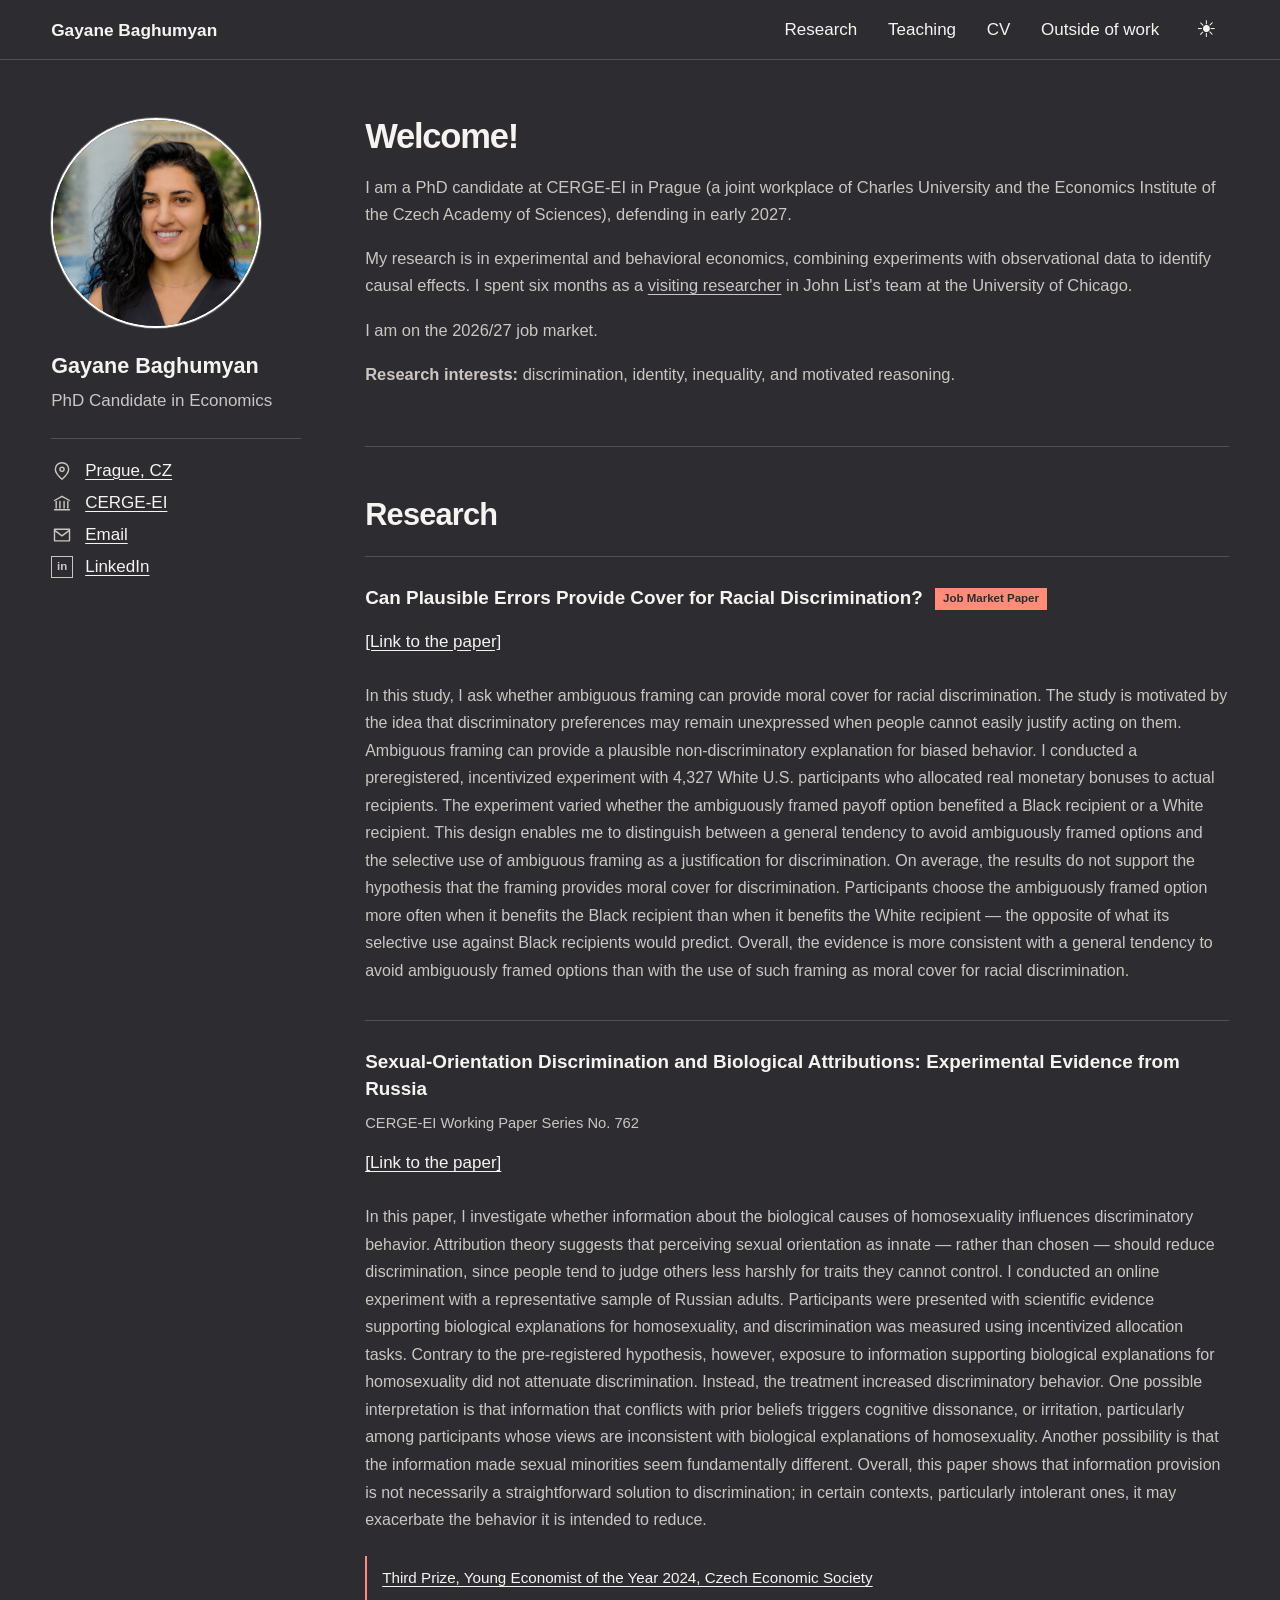
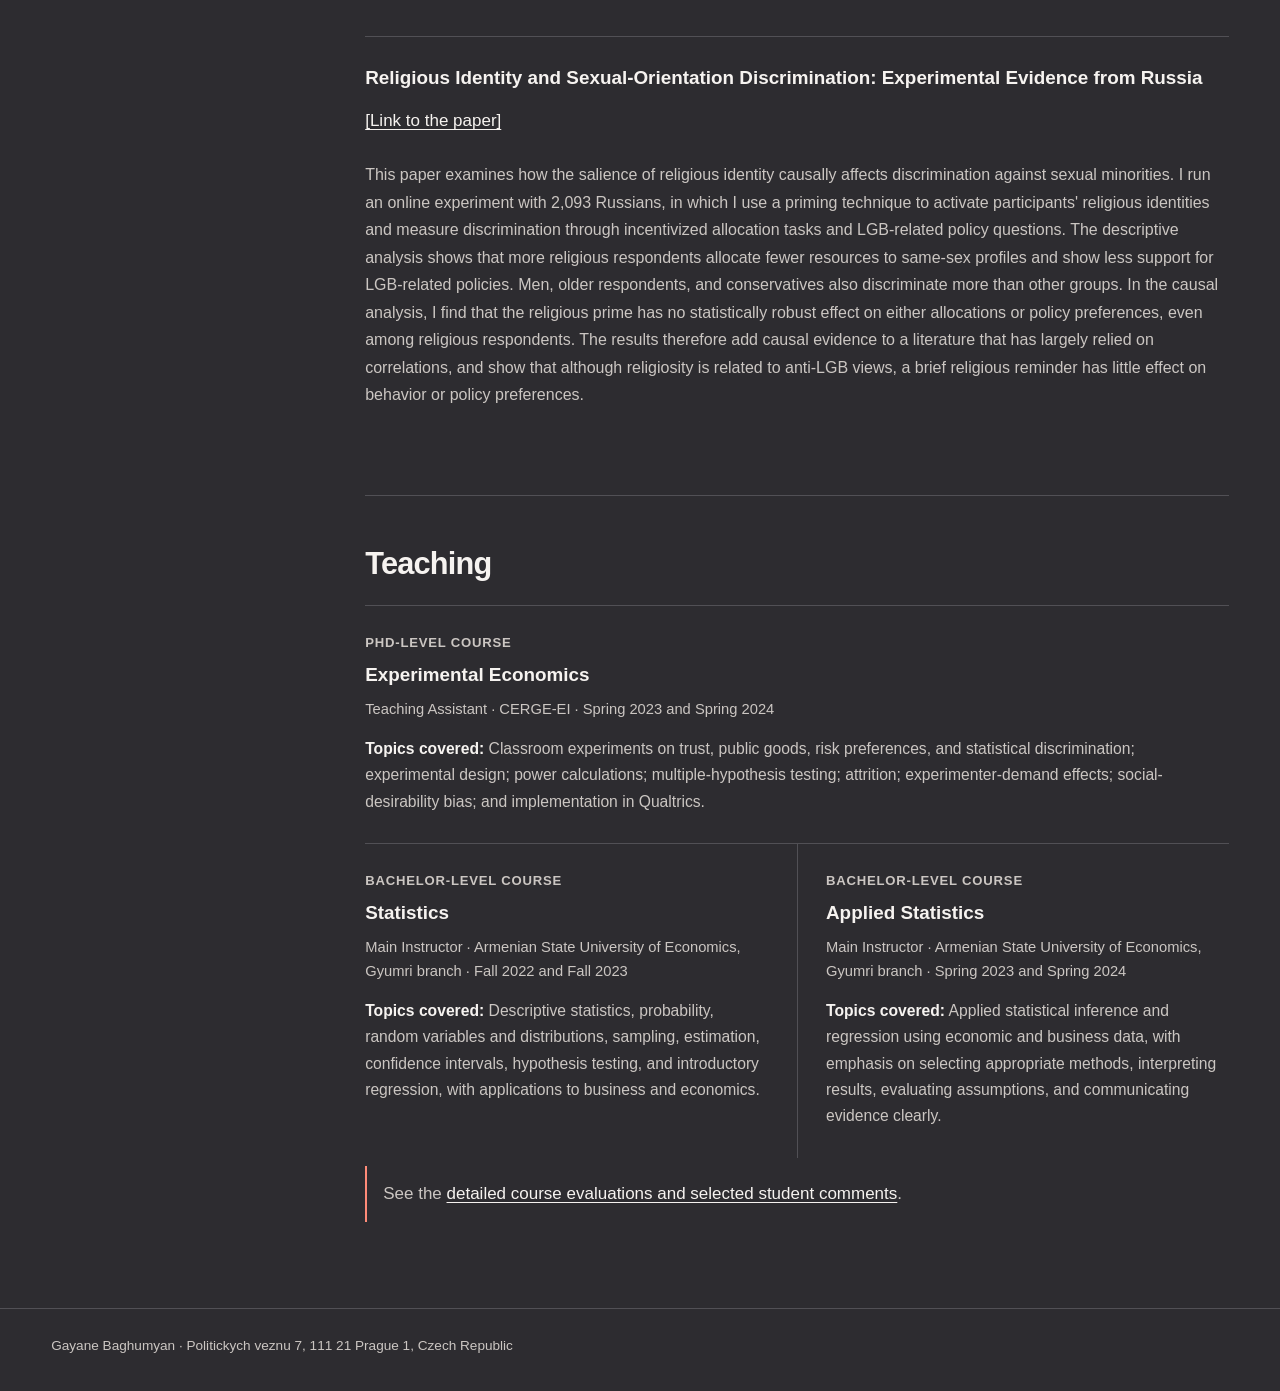
<file: index.html>
<!doctype html>
<html lang="en">
<head>
  <meta charset="utf-8">
  <meta name="viewport" content="width=device-width, initial-scale=1">
  <title>Gayane Baghumyan</title>
  <meta name="description" content="Gayane Baghumyan — PhD candidate in economics at CERGE-EI, Prague. Experimental and behavioral economics.">
  <meta name="google-site-verification" content="0dXOdMFib8gQolip0rUQmylkaSBkf9SZeHn23r_GIMQ" />
  <link rel="canonical" href="https://gayanebaghumyan.github.io/">
  <meta property="og:title" content="Gayane Baghumyan">
  <meta property="og:description" content="Gayane Baghumyan — PhD candidate in economics at CERGE-EI, Prague. Experimental and behavioral economics.">
  <meta property="og:type" content="profile">
  <meta property="og:url" content="https://gayanebaghumyan.github.io/">
  <meta property="og:image" content="https://gayanebaghumyan.github.io/assets/headshot.png">
  <link rel="icon" type="image/png" href="assets/favicon.png?v=1">
  <link rel="apple-touch-icon" href="assets/favicon.png?v=1">
  <script src="theme.js?v=1"></script>
  <link rel="stylesheet" href="style.css?v=14">
  <script src="script.js?v=3" defer></script>
  <script src="analytics.js?v=5" defer></script>
</head>
<body data-analytics-page="home">
  <a class="skip-link" href="#content">Skip to content</a>

  <div class="site-shell">
    <header class="site-header">
      <div class="header-inner">
        <a class="header-name" href="index.html" aria-label="Gayane Baghumyan — home">Gayane Baghumyan</a>

        <div class="header-actions">
          <nav aria-label="Primary navigation">
            <a href="#research" data-analytics-click="click-research">Research</a>
            <a href="#teaching" data-analytics-click="click-teaching">Teaching</a>
            <a href="cv.html" data-analytics-click="click-cv">CV</a>
            <a class="outside-work-link" href="outside-of-work.html" data-analytics-click="click-outside-work">Outside of work</a>
          </nav>

          <label class="theme-toggle" title="Toggle light and dark mode">
            <input id="theme-toggle" type="checkbox" checked aria-label="Toggle light and dark mode">
            <span class="theme-icon theme-icon-sun" aria-hidden="true">☀</span>
            <span class="theme-icon theme-icon-moon" aria-hidden="true">☾</span>
          </label>
        </div>
      </div>
    </header>

    <main id="content" class="content">
      <div class="profile-layout">
        <aside class="profile" aria-label="Profile">
          <div class="portrait-wrap">
            <img src="assets/headshot.png" alt="Portrait of Gayane Baghumyan" width="240" height="240">
          </div>

          <p class="profile-name">Gayane Baghumyan</p>
          <p class="profile-role">PhD Candidate in Economics</p>

          <div class="profile-details">
            <p class="profile-detail">
              <span class="detail-icon" aria-hidden="true">
                <svg viewBox="0 0 24 24" focusable="false">
                  <path d="M20 10c0 5-8 12-8 12S4 15 4 10a8 8 0 1 1 16 0Z"></path>
                  <circle cx="12" cy="10" r="2.5"></circle>
                </svg>
              </span>
              <button class="address-copy profile-address-copy" type="button" data-address="Politickych veznu 7, 111 21 Prague 1, Czech Republic" aria-label="Prague, CZ, copy address" aria-describedby="address-tooltip">
                Prague, CZ
                <span class="address-tooltip" id="address-tooltip" aria-live="polite">Copy address: Politickych veznu 7, 111 21 Prague 1, Czech Republic</span>
              </button>
            </p>
            <p class="profile-detail">
              <span class="detail-icon" aria-hidden="true">
                <svg viewBox="0 0 24 24" focusable="false">
                  <path d="m3 9 9-5 9 5"></path>
                  <path d="M5 10v8M9.5 10v8M14.5 10v8M19 10v8M3 20h18"></path>
                </svg>
              </span>
              <a href="https://www.cerge-ei.cz/about/cerge-ei" target="_blank" rel="noopener">CERGE-EI</a>
            </p>
            <div class="profile-detail">
              <span class="detail-icon" aria-hidden="true">
                <svg viewBox="0 0 24 24" focusable="false">
                  <rect x="3" y="5" width="18" height="14"></rect>
                  <path d="m4 7 8 6 8-6"></path>
                </svg>
              </span>
              <button class="email-copy" type="button" data-email="baghumyangayane@gmail.com" aria-describedby="email-tooltip">
                Email
                <span class="email-tooltip" id="email-tooltip" role="status">baghumyangayane@gmail.com</span>
              </button>
            </div>
            <p class="profile-detail">
              <span class="detail-mark" aria-hidden="true">in</span>
              <a href="https://www.linkedin.com/in/gayane-baghumyan/" target="_blank" rel="noopener">LinkedIn</a>
            </p>
          </div>
        </aside>

        <div class="main-column">
          <section class="welcome" aria-labelledby="page-title">
            <h1 id="page-title">Welcome!</h1>

            <p>I am a PhD candidate at CERGE-EI in Prague (a joint workplace of Charles University and the Economics Institute of the Czech Academy of Sciences), defending in early 2027.</p>

            <p>My research is in experimental and behavioral economics, combining experiments with observational data to identify causal effects. I spent six months as a <a href="https://blog.cerge-ei.cz/?p=5012" target="_blank" rel="noopener">visiting researcher</a> in John List's team at the University of Chicago.</p>

            <p>I am on the 2026/27 job market.</p>

            <p><strong>Research interests:</strong> discrimination, identity, inequality, and motivated reasoning.</p>
          </section>

          <section class="research" aria-labelledby="research">
            <h2 id="research">Research</h2>

            <article>
              <div class="paper-heading">
                <h3>Can Plausible Errors Provide Cover for Racial Discrimination? <span class="jmp-badge">Job Market Paper</span></h3>
                <div class="paper-links">
                  <a href="papers/plausible-errors.pdf?v=92b6ce6ceaa4" target="_blank" rel="noopener" data-analytics-click="click-paper-jmp">[Link to the paper]</a>
                </div>
              </div>
              <p class="abstract">In this study, I ask whether ambiguous framing can provide moral cover for racial discrimination. The study is motivated by the idea that discriminatory preferences may remain unexpressed when people cannot easily justify acting on them. Ambiguous framing can provide a plausible non-discriminatory explanation for biased behavior. I conducted a preregistered, incentivized experiment with 4,327 White U.S. participants who allocated real monetary bonuses to actual recipients. The experiment varied whether the ambiguously framed payoff option benefited a Black recipient or a White recipient. This design enables me to distinguish between a general tendency to avoid ambiguously framed options and the selective use of ambiguous framing as a justification for discrimination. On average, the results do not support the hypothesis that the framing provides moral cover for discrimination. Participants choose the ambiguously framed option more often when it benefits the Black recipient than when it benefits the White recipient — the opposite of what its selective use against Black recipients would predict. Overall, the evidence is more consistent with a general tendency to avoid ambiguously framed options than with the use of such framing as moral cover for racial discrimination.</p>
            </article>

            <article>
              <div class="paper-heading">
                <h3>Sexual-Orientation Discrimination and Biological Attributions: Experimental Evidence from Russia</h3>
                <p class="paper-status">CERGE-EI Working Paper Series No. 762</p>
                <div class="paper-links">
                  <a href="https://ssrn.com/abstract=4547312" target="_blank" rel="noopener">[Link to the paper]</a>
                </div>
              </div>
              <p class="abstract">In this paper, I investigate whether information about the biological causes of homosexuality influences discriminatory behavior. Attribution theory suggests that perceiving sexual orientation as innate — rather than chosen — should reduce discrimination, since people tend to judge others less harshly for traits they cannot control. I conducted an online experiment with a representative sample of Russian adults. Participants were presented with scientific evidence supporting biological explanations for homosexuality, and discrimination was measured using incentivized allocation tasks. Contrary to the pre-registered hypothesis, however, exposure to information supporting biological explanations for homosexuality did not attenuate discrimination. Instead, the treatment increased discriminatory behavior. One possible interpretation is that information that conflicts with prior beliefs triggers cognitive dissonance, or irritation, particularly among participants whose views are inconsistent with biological explanations of homosexuality. Another possibility is that the information made sexual minorities seem fundamentally different. Overall, this paper shows that information provision is not necessarily a straightforward solution to discrimination; in certain contexts, particularly intolerant ones, it may exacerbate the behavior it is intended to reduce.</p>
              <p class="award-line"><a href="https://www.cse.cz/en/media/czech-economic-society-has-awarded-the-young-economist-of-2024-award" target="_blank" rel="noopener">Third Prize, Young Economist of the Year 2024, Czech Economic Society</a></p>
            </article>

            <article>
              <div class="paper-heading">
                <h3>Religious Identity and Sexual-Orientation Discrimination: Experimental Evidence from Russia</h3>
                <div class="paper-links">
                  <a href="assets/papers/rel_identity_discrimination.pdf" target="_blank" rel="noopener">[Link to the paper]</a>
                </div>
              </div>
              <p class="abstract">This paper examines how the salience of religious identity causally affects discrimination against sexual minorities. I run an online experiment with 2,093 Russians, in which I use a priming technique to activate participants' religious identities and measure discrimination through incentivized allocation tasks and LGB-related policy questions. The descriptive analysis shows that more religious respondents allocate fewer resources to same-sex profiles and show less support for LGB-related policies. Men, older respondents, and conservatives also discriminate more than other groups. In the causal analysis, I find that the religious prime has no statistically robust effect on either allocations or policy preferences, even among religious respondents. The results therefore add causal evidence to a literature that has largely relied on correlations, and show that although religiosity is related to anti-LGB views, a brief religious reminder has little effect on behavior or policy preferences.</p>
            </article>
          </section>

          <section class="teaching" aria-labelledby="teaching">
            <h2 id="teaching">Teaching</h2>

            <div class="teaching-list">
              <article class="teaching-entry">
                <p class="teaching-level">PhD-level course</p>
                <h3>Experimental Economics</h3>
                <p class="teaching-meta">Teaching Assistant · CERGE-EI · Spring 2023 and Spring 2024</p>
                <p class="teaching-topics"><strong>Topics covered:</strong> Classroom experiments on trust, public goods, risk preferences, and statistical discrimination; experimental design; power calculations; multiple-hypothesis testing; attrition; experimenter-demand effects; social-desirability bias; and implementation in Qualtrics.</p>
              </article>

              <article class="teaching-entry">
                <p class="teaching-level">Bachelor-level course</p>
                <h3>Statistics</h3>
                <p class="teaching-meta">Main Instructor · Armenian State University of Economics, Gyumri branch · Fall 2022 and Fall 2023</p>
                <p class="teaching-topics"><strong>Topics covered:</strong> Descriptive statistics, probability, random variables and distributions, sampling, estimation, confidence intervals, hypothesis testing, and introductory regression, with applications to business and economics.</p>
              </article>

              <article class="teaching-entry">
                <p class="teaching-level">Bachelor-level course</p>
                <h3>Applied Statistics</h3>
                <p class="teaching-meta">Main Instructor · Armenian State University of Economics, Gyumri branch · Spring 2023 and Spring 2024</p>
                <p class="teaching-topics"><strong>Topics covered:</strong> Applied statistical inference and regression using economic and business data, with emphasis on selecting appropriate methods, interpreting results, evaluating assumptions, and communicating evidence clearly.</p>
              </article>
            </div>

            <p class="teaching-evaluations">See the <a href="assets/teaching_evals.pdf" target="_blank" rel="noopener">detailed course evaluations and selected student comments</a>.</p>
          </section>
        </div>
      </div>
    </main>

    <footer class="site-footer">
      <p>
        Gayane Baghumyan ·
        <button class="address-copy" type="button" data-address="Politickych veznu 7, 111 21 Prague 1, Czech Republic" title="Copy address">
          Politickych veznu 7, 111 21 Prague 1, Czech Republic
        </button>
        <span class="address-feedback" aria-live="polite"></span>
      </p>
    </footer>
  </div>
  <script data-goatcounter="https://gayanebaghumyan.goatcounter.com/count" data-goatcounter-settings='{"no_onload": true, "path": "/site-visit", "title": "Site visitor"}' async src="https://gc.zgo.at/count.js"></script>
</body>
</html>
</file>
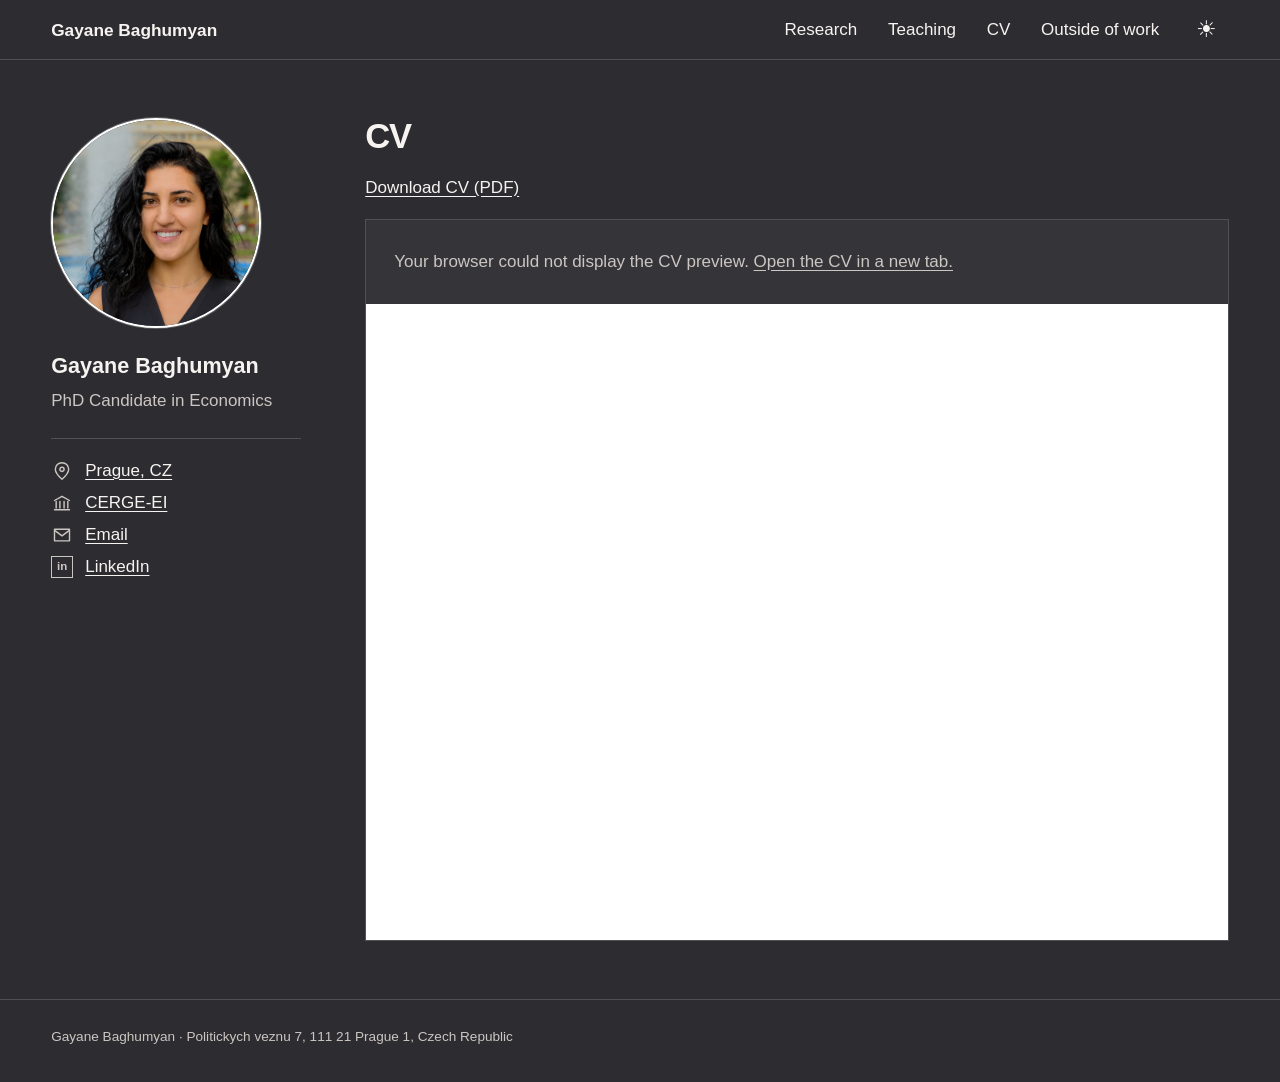
<file: cv.html>
<!doctype html>
<html lang="en">
<head>
  <meta charset="utf-8">
  <meta name="viewport" content="width=device-width, initial-scale=1">
  <title>CV — Gayane Baghumyan</title>
  <meta name="description" content="Curriculum vitae of Gayane Baghumyan, PhD candidate in economics at CERGE-EI.">
  <link rel="canonical" href="https://gayanebaghumyan.github.io/cv.html">
  <link rel="icon" type="image/png" href="assets/favicon.png?v=1">
  <link rel="apple-touch-icon" href="assets/favicon.png?v=1">
  <script src="theme.js?v=1"></script>
  <link rel="stylesheet" href="style.css?v=14">
  <script src="script.js?v=3" defer></script>
  <script src="analytics.js?v=5" defer></script>
</head>
<body data-analytics-page="cv">
  <a class="skip-link" href="#content">Skip to content</a>

  <div class="site-shell cv-page">
    <header class="site-header">
      <div class="header-inner">
        <a class="header-name" href="index.html" aria-label="Gayane Baghumyan — home">Gayane Baghumyan</a>

        <div class="header-actions">
          <nav aria-label="Primary navigation">
            <a href="index.html#research" data-analytics-click="click-research">Research</a>
            <a href="index.html#teaching" data-analytics-click="click-teaching">Teaching</a>
            <a href="cv.html" aria-current="page" data-analytics-click="click-cv">CV</a>
            <a class="outside-work-link" href="outside-of-work.html" data-analytics-click="click-outside-work">Outside of work</a>
          </nav>

          <label class="theme-toggle" title="Toggle light and dark mode">
            <input id="theme-toggle" type="checkbox" checked aria-label="Toggle light and dark mode">
            <span class="theme-icon theme-icon-sun" aria-hidden="true">☀</span>
            <span class="theme-icon theme-icon-moon" aria-hidden="true">☾</span>
          </label>
        </div>
      </div>
    </header>

    <main id="content" class="content">
      <div class="profile-layout">
        <aside class="profile" aria-label="Profile">
          <div class="portrait-wrap">
            <img src="assets/headshot.png" alt="Portrait of Gayane Baghumyan" width="240" height="240">
          </div>

          <p class="profile-name">Gayane Baghumyan</p>
          <p class="profile-role">PhD Candidate in Economics</p>

          <div class="profile-details">
            <p class="profile-detail">
              <span class="detail-icon" aria-hidden="true">
                <svg viewBox="0 0 24 24" focusable="false">
                  <path d="M20 10c0 5-8 12-8 12S4 15 4 10a8 8 0 1 1 16 0Z"></path>
                  <circle cx="12" cy="10" r="2.5"></circle>
                </svg>
              </span>
              <button class="address-copy profile-address-copy" type="button" data-address="Politickych veznu 7, 111 21 Prague 1, Czech Republic" aria-label="Prague, CZ, copy address" aria-describedby="address-tooltip">
                Prague, CZ
                <span class="address-tooltip" id="address-tooltip" aria-live="polite">Copy address: Politickych veznu 7, 111 21 Prague 1, Czech Republic</span>
              </button>
            </p>
            <p class="profile-detail">
              <span class="detail-icon" aria-hidden="true">
                <svg viewBox="0 0 24 24" focusable="false">
                  <path d="m3 9 9-5 9 5"></path>
                  <path d="M5 10v8M9.5 10v8M14.5 10v8M19 10v8M3 20h18"></path>
                </svg>
              </span>
              <a href="https://www.cerge-ei.cz/about/cerge-ei" target="_blank" rel="noopener">CERGE-EI</a>
            </p>
            <div class="profile-detail">
              <span class="detail-icon" aria-hidden="true">
                <svg viewBox="0 0 24 24" focusable="false">
                  <rect x="3" y="5" width="18" height="14"></rect>
                  <path d="m4 7 8 6 8-6"></path>
                </svg>
              </span>
              <button class="email-copy" type="button" data-email="baghumyangayane@gmail.com" aria-describedby="email-tooltip">
                Email
                <span class="email-tooltip" id="email-tooltip" role="status">baghumyangayane@gmail.com</span>
              </button>
            </div>
            <p class="profile-detail">
              <span class="detail-mark" aria-hidden="true">in</span>
              <a href="https://www.linkedin.com/in/gayane-baghumyan/" target="_blank" rel="noopener">LinkedIn</a>
            </p>
          </div>
        </aside>

        <div class="main-column">
          <section class="cv-section" aria-labelledby="page-title">
            <h1 id="page-title">CV</h1>
            <p><a href="cv.pdf?v=8a7868fb1d31" download="Gayane_Baghumyan_CV.pdf" data-analytics-click="download-cv">Download CV (PDF)</a></p>
            <object class="cv-frame" data="cv.pdf?v=8a7868fb1d31#view=FitH&amp;toolbar=1&amp;navpanes=0" type="application/pdf" aria-label="Gayane Baghumyan curriculum vitae">
              <div class="cv-fallback">
                <p>Your browser could not display the CV preview. <a href="cv.pdf?v=8a7868fb1d31" target="_blank" rel="noopener">Open the CV in a new tab.</a></p>
              </div>
            </object>
          </section>
        </div>
      </div>
    </main>

    <footer class="site-footer">
      <p>
        Gayane Baghumyan ·
        <button class="address-copy" type="button" data-address="Politickych veznu 7, 111 21 Prague 1, Czech Republic" title="Copy address">
          Politickych veznu 7, 111 21 Prague 1, Czech Republic
        </button>
        <span class="address-feedback" aria-live="polite"></span>
      </p>
    </footer>
  </div>
  <script data-goatcounter="https://gayanebaghumyan.goatcounter.com/count" data-goatcounter-settings='{"no_onload": true, "path": "/site-visit", "title": "Site visitor"}' async src="https://gc.zgo.at/count.js"></script>
</body>
</html>
</file>
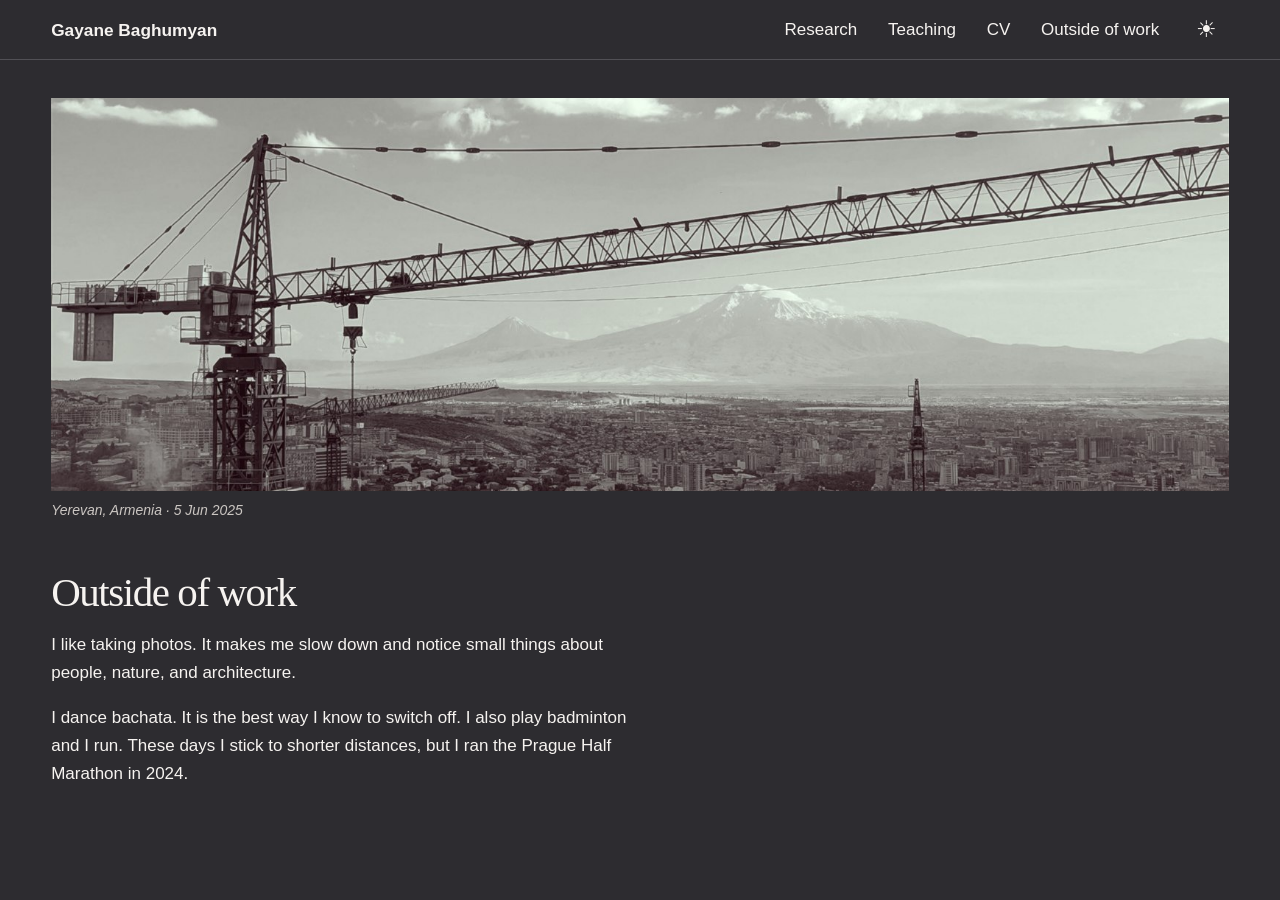
<file: outside-of-work.html>
<!doctype html>
<html lang="en">
<head>
  <meta charset="utf-8">
  <meta name="viewport" content="width=device-width, initial-scale=1">
  <title>Outside of work - Gayane Baghumyan</title>
  <meta name="description" content="A little about Gayane Baghumyan outside of work.">
  <link rel="icon" type="image/png" href="assets/favicon.png?v=1">
  <link rel="apple-touch-icon" href="assets/favicon.png?v=1">
  <script src="theme.js?v=1"></script>
  <link rel="stylesheet" href="style.css?v=14">
  <script src="analytics.js?v=5" defer></script>
</head>
<body data-analytics-page="outside-of-work">
  <a class="skip-link" href="#content">Skip to content</a>

  <div class="site-shell">
    <header class="site-header">
      <div class="header-inner">
        <a class="header-name" href="index.html" aria-label="Gayane Baghumyan - home">Gayane Baghumyan</a>

        <div class="header-actions">
          <nav aria-label="Primary navigation">
            <a href="index.html#research" data-analytics-click="click-research">Research</a>
            <a href="index.html#teaching" data-analytics-click="click-teaching">Teaching</a>
            <a href="cv.html" data-analytics-click="click-cv">CV</a>
            <a class="outside-work-link" href="outside-of-work.html" aria-current="page">Outside of work</a>
          </nav>

          <label class="theme-toggle" title="Toggle light and dark mode">
            <input id="theme-toggle" type="checkbox" checked aria-label="Toggle light and dark mode">
            <span class="theme-icon theme-icon-sun" aria-hidden="true">☀</span>
            <span class="theme-icon theme-icon-moon" aria-hidden="true">☾</span>
          </label>
        </div>
      </div>
    </header>

    <main id="content" class="content outside-work">
      <figure class="outside-work-photo">
        <img src="assets/ararat-yerevan.jpg" width="1600" height="760" alt="A construction crane stretches across the Yerevan skyline with snow-capped Mount Ararat in the distance.">
        <figcaption>Yerevan, Armenia · <time datetime="2025-06-05">5 Jun 2025</time></figcaption>
      </figure>
      <section class="outside-work-intro" aria-labelledby="page-title">
        <h1 id="page-title">Outside of work</h1>
        <p>I like taking photos. It makes me slow down and notice small things about people, nature, and architecture.</p>
        <p>I dance bachata. It is the best way I know to switch off. I also play badminton and I run. These days I stick to shorter distances, but I ran the Prague Half Marathon in 2024.</p>
      </section>
    </main>
  </div>
  <script data-goatcounter="https://gayanebaghumyan.goatcounter.com/count" data-goatcounter-settings='{"no_onload": true, "path": "/site-visit", "title": "Site visitor"}' async src="https://gc.zgo.at/count.js"></script>
</body>
</html>
</file>
<file: style.css>
:root {
  color-scheme: dark;
}

:root[data-theme="light"] {
  color-scheme: light;
}

:root[data-theme="light"] body {
  background: #fdfbf9;
}

*,
*::before,
*::after {
  box-sizing: border-box;
}

html {
  scroll-behavior: smooth;
}

body {
  margin: 0;
  background: #2d2c30;
  font-family: -apple-system, BlinkMacSystemFont, "Segoe UI", Roboto,
    "Helvetica Neue", Arial, sans-serif;
  font-size: 1.0625rem;
  font-weight: 400;
  line-height: 1.65;
}

.site-shell {
  --bg: #2d2c30;
  --surface: #353438;
  --ink: #f6f3f0;
  --ink-soft: #cbc6c2;
  --accent: #ff8b78;
  --accent-strong: #ffb0a2;
  --rule: #515055;
  --portrait-bg: #403e42;

  min-height: 100vh;
  background: var(--bg);
  color: var(--ink);
}

:root[data-theme="light"] .site-shell {
  --bg: #fdfbf9;
  --surface: #f4efec;
  --ink: #343236;
  --ink-soft: #625d60;
  --accent: #a21c1d;
  --accent-strong: #7f1113;
  --rule: #e2dcda;
  --portrait-bg: #f2ece9;
}

img {
  display: block;
  max-width: 100%;
}

a {
  color: inherit;
  text-underline-offset: 0.2em;
  transition: color 150ms ease;
}

a:hover {
  color: var(--ink-soft);
  text-decoration-thickness: 2px;
}

a:focus-visible,
.theme-toggle:has(input:focus-visible) {
  outline: 2px solid var(--accent);
  outline-offset: 3px;
}

.skip-link {
  position: fixed;
  top: 8px;
  left: 8px;
  z-index: 30;
  padding: 10px 14px;
  transform: translateY(-160%);
  border: 1px solid #ff8b78;
  background: #2d2c30;
  color: #ffffff;
}

.skip-link:focus {
  transform: translateY(0);
}

.site-header {
  position: sticky;
  top: 0;
  z-index: 10;
  height: 60px;
  border-bottom: 1px solid var(--rule);
  background: var(--bg);
}

.header-inner,
.content,
.site-footer {
  width: 100%;
  margin-inline: auto;
  padding-inline: clamp(22px, 4vw, 64px);
}

.header-inner {
  display: flex;
  align-items: center;
  justify-content: space-between;
  gap: 24px;
  height: 60px;
}

.header-name {
  flex: 0 0 auto;
  color: var(--ink);
  font-size: 1.08rem;
  font-weight: 650;
  text-decoration: none;
  cursor: pointer;
}

.header-name:hover {
  color: var(--ink);
  text-decoration: none;
}

.header-actions,
nav {
  display: flex;
  align-items: center;
}

.header-actions {
  gap: clamp(12px, 2vw, 28px);
}

nav {
  gap: clamp(14px, 2.4vw, 38px);
}

nav a {
  display: inline-flex;
  align-items: center;
  min-height: 44px;
  color: var(--ink);
  text-decoration: none;
}

nav a:hover {
  color: var(--ink);
  text-decoration: underline;
}

.theme-toggle {
  position: relative;
  display: inline-grid;
  width: 44px;
  height: 44px;
  cursor: pointer;
  place-items: center;
}

.theme-toggle input {
  position: absolute;
  width: 1px;
  height: 1px;
  opacity: 0;
}

.theme-icon {
  grid-area: 1 / 1;
  font-size: 1.45rem;
  line-height: 1;
}

.theme-icon-moon {
  display: none;
}

.theme-toggle:has(input:not(:checked)) .theme-icon-sun {
  display: none;
}

.theme-toggle:has(input:not(:checked)) .theme-icon-moon {
  display: block;
}

section,
#content,
#research,
#teaching {
  scroll-margin-top: 88px;
}

.content {
  padding-block: clamp(38px, 4.5vw, 64px) 58px;
}

.outside-work {
  max-width: 1440px;
  padding-top: clamp(24px, 3vw, 40px);
}

.outside-work-photo {
  margin: 0 0 clamp(24px, 4vw, 48px);
}

.outside-work-photo img {
  width: 100%;
  height: auto;
}

@media (min-width: 721px) {
  .outside-work-photo img {
    aspect-ratio: 3 / 1;
    object-fit: cover;
    object-position: center 30%;
  }
}

.outside-work-photo figcaption {
  margin-top: 8px;
  color: var(--ink-soft);
  font-size: 0.875rem;
  font-style: italic;
}

.outside-work-intro {
  max-width: 38rem;
}

.outside-work-intro h1 {
  margin: 0 0 16px;
  font-family: Georgia, "Times New Roman", serif;
  font-size: clamp(2rem, 3.2vw, 3rem);
  font-weight: 400;
  line-height: 1.1;
}

.outside-work-intro p {
  margin: 0;
}

.outside-work-intro p + p {
  margin-top: 1em;
}

.profile-layout {
  display: grid;
  grid-template-columns: 250px minmax(0, 1fr);
  gap: clamp(42px, 5vw, 72px);
  align-items: start;
}

.profile {
  position: sticky;
  top: 92px;
}

.portrait-wrap {
  width: min(100%, 210px);
  margin-bottom: 20px;
}

.portrait-wrap img {
  width: 210px;
  height: auto;
  aspect-ratio: 1;
  object-fit: cover;
  border: 2px solid #ffffff;
  border-radius: 50%;
  background: var(--portrait-bg);
  box-shadow: 0 0 0 1px rgba(255, 255, 255, 0.24);
  color: transparent;
  font-size: 0;
}

:root[data-theme="light"] .portrait-wrap img {
  box-shadow: 0 0 0 1px rgba(52, 50, 54, 0.2);
}

.profile-name {
  margin: 0 0 6px;
  font-size: 1.35rem;
  font-weight: 650;
}

.profile-role {
  margin: 0;
  color: var(--ink-soft);
  line-height: 1.45;
}

.profile-details {
  display: grid;
  gap: 0;
  margin-top: 24px;
  padding-top: 16px;
  border-top: 1px solid var(--rule);
}

.profile-detail {
  position: relative;
  display: grid;
  grid-template-columns: 24px minmax(0, 1fr);
  gap: 10px;
  align-items: center;
  min-height: 32px;
  margin: 0;
}

.profile-details a {
  display: inline-flex;
  align-items: center;
  min-height: 32px;
}

.detail-icon,
.detail-mark {
  display: inline-grid;
  width: 22px;
  height: 22px;
  color: var(--ink-soft);
  place-items: center;
}

.detail-icon svg {
  width: 20px;
  height: 20px;
  fill: none;
  stroke: currentColor;
  stroke-linecap: round;
  stroke-linejoin: round;
  stroke-width: 1.7;
}

.detail-mark {
  border: 1px solid currentColor;
  font-size: 0.72rem;
  font-weight: 700;
  line-height: 1;
}

.email-copy {
  position: relative;
  width: max-content;
  min-height: 32px;
  padding: 0;
  border: 0;
  background: transparent;
  color: var(--ink);
  font: inherit;
  text-decoration: underline;
  text-decoration-thickness: 1px;
  text-underline-offset: 0.2em;
  cursor: pointer;
}

.email-copy:hover {
  color: var(--ink-soft);
  text-decoration-thickness: 2px;
}

.email-copy:focus-visible {
  outline: 2px solid var(--accent);
  outline-offset: 3px;
}

.email-tooltip,
.address-tooltip {
  position: absolute;
  bottom: calc(100% + 7px);
  left: 0;
  z-index: 12;
  width: max-content;
  max-width: min(290px, calc(100vw - 36px));
  padding: 7px 10px;
  visibility: hidden;
  border: 1px solid var(--rule);
  background: var(--surface);
  color: var(--ink);
  font-size: 0.82rem;
  font-weight: 400;
  line-height: 1.35;
  text-align: left;
  text-decoration: none;
  opacity: 0;
  pointer-events: none;
}

.profile-address-copy {
  justify-self: start;
  min-height: 32px;
  text-decoration: underline;
  text-decoration-thickness: 1px;
  text-underline-offset: 0.2em;
}

.address-tooltip {
  bottom: 100%;
  left: 34px;
}

.email-copy:hover .email-tooltip,
.email-copy:focus-visible .email-tooltip,
.email-copy.is-copied .email-tooltip,
.profile-address-copy:hover .address-tooltip,
.profile-address-copy:focus-visible .address-tooltip,
.profile-address-copy.has-copy-feedback .address-tooltip {
  visibility: visible;
  opacity: 1;
}

.profile-address-copy:hover .address-tooltip {
  pointer-events: auto;
}

.main-column {
  min-width: 0;
}

.cv-section {
  min-width: 0;
}

.cv-frame {
  display: block;
  width: 100%;
  height: calc(100vh - 178px);
  min-height: 720px;
  border: 1px solid var(--rule);
  background: #ffffff;
}

.cv-fallback {
  padding: 28px;
  background: var(--surface);
  color: var(--ink-soft);
}

.cv-fallback p {
  margin: 0;
}

h1,
h2,
h3,
p {
  margin-top: 0;
}

h1 {
  margin-bottom: 20px;
  color: var(--ink);
  font-size: clamp(1.95rem, 2.7vw, 2.8rem);
  font-weight: 650;
  line-height: 1.05;
  letter-spacing: -0.035em;
}

.welcome {
  padding-bottom: clamp(36px, 4.5vw, 58px);
}

.welcome p {
  margin-bottom: 18px;
  color: var(--ink-soft);
  font-size: clamp(1.03rem, 1.18vw, 1.14rem);
  line-height: 1.62;
}

.welcome p:last-child {
  margin-bottom: 0;
}

.research,
.teaching {
  padding-top: clamp(34px, 4vw, 50px);
  border-top: 1px solid var(--rule);
}

.teaching {
  margin-top: clamp(34px, 4vw, 50px);
  padding-bottom: 8px;
}

h2 {
  margin-bottom: 24px;
  color: var(--ink);
  font-size: clamp(1.7rem, 2.4vw, 2.35rem);
  font-weight: 650;
  line-height: 1.15;
  letter-spacing: -0.025em;
}

article {
  padding-block: 28px 36px;
  border-top: 1px solid var(--rule);
}

.paper-heading {
  margin-bottom: 18px;
}

h3 {
  margin-bottom: 8px;
  color: var(--ink);
  font-size: clamp(1.18rem, 1.45vw, 1.38rem);
  font-weight: 650;
  line-height: 1.42;
}

.jmp-badge {
  display: inline-block;
  margin-left: 7px;
  padding: 3px 8px;
  vertical-align: middle;
  background: var(--accent);
  color: var(--bg);
  font-size: 0.72rem;
  font-weight: 700;
  line-height: 1.35;
}

.paper-status {
  margin-bottom: 6px;
  color: var(--ink-soft);
  font-size: 0.92rem;
}

.paper-links a {
  display: inline-flex;
  align-items: center;
  min-height: 44px;
}

.paper-note {
  color: var(--ink-soft);
  font-size: 0.9rem;
}

.abstract {
  margin-bottom: 0;
  color: var(--ink-soft);
  font-size: 1rem;
  line-height: 1.72;
}

.award-line {
  margin: 22px 0 0;
  padding-left: 15px;
  border-left: 2px solid var(--accent);
  font-size: 0.95rem;
}

.award-line a {
  display: inline-flex;
  align-items: center;
  min-height: 44px;
  color: var(--ink);
}

.award-line a:hover {
  color: var(--ink-soft);
}

.teaching-list {
  display: grid;
  grid-template-columns: repeat(2, minmax(0, 1fr));
  border-top: 1px solid var(--rule);
}

.teaching-entry {
  padding: 26px 28px 28px 0;
  border-top: 0;
}

.teaching-entry:first-child {
  grid-column: 1 / -1;
  padding-right: 0;
  border-bottom: 1px solid var(--rule);
}

.teaching-entry:nth-child(3) {
  padding-right: 0;
  padding-left: 28px;
  border-left: 1px solid var(--rule);
}

.teaching-level {
  margin-bottom: 8px;
  color: var(--ink-soft);
  font-size: 0.82rem;
  font-weight: 700;
  letter-spacing: 0.06em;
  text-transform: uppercase;
}

.teaching-meta {
  margin-bottom: 15px;
  color: var(--ink-soft);
  font-size: 0.92rem;
}

.teaching-topics {
  margin-bottom: 0;
  color: var(--ink-soft);
  font-size: 0.98rem;
  line-height: 1.68;
}

.teaching-topics strong {
  color: var(--ink);
  font-weight: 600;
}

.teaching-evaluations {
  margin: 8px 0 20px;
  padding: 14px 0 14px 16px;
  border-left: 2px solid var(--accent);
  color: var(--ink-soft);
}

.teaching-evaluations a {
  color: var(--ink);
}

.site-footer {
  padding-block: 26px 34px;
  border-top: 1px solid var(--rule);
  color: var(--ink-soft);
  font-size: 0.85rem;
}

.site-footer p {
  margin: 0;
}

.address-copy {
  padding: 0;
  border: 0;
  background: transparent;
  color: inherit;
  font: inherit;
  text-align: left;
  cursor: copy;
}

.address-copy:hover {
  color: var(--ink);
}

.address-copy:focus-visible {
  outline: 2px solid var(--accent);
  outline-offset: 3px;
}

.address-feedback {
  margin-left: 0.4em;
  color: var(--ink);
  font-weight: 600;
}

@media (max-width: 900px) {
  .profile-layout {
    grid-template-columns: 200px minmax(0, 1fr);
    gap: 34px;
  }

  .profile {
    top: 82px;
  }

  .portrait-wrap img {
    width: 190px;
  }
}

@media (max-width: 720px) {
  .site-header,
  .header-inner {
    height: 56px;
  }

  .header-inner,
  .content,
  .site-footer {
    padding-inline: 18px;
  }

  .header-inner {
    gap: 10px;
  }

  .header-actions {
    gap: 6px;
  }

  nav {
    gap: 8px;
    font-size: 0.8rem;
  }

  .theme-toggle {
    width: 40px;
    height: 44px;
  }

  .header-name {
    font-size: 0.94rem;
  }

  section,
  #content,
  #research,
  #teaching {
    scroll-margin-top: 76px;
  }

  .content {
    padding-block: 34px 48px;
  }

  .profile-layout {
    grid-template-columns: 1fr;
    gap: 38px;
  }

  .profile {
    position: static;
    display: grid;
    grid-template-columns: 150px minmax(0, 1fr);
    column-gap: 24px;
    align-items: start;
  }

  .portrait-wrap {
    grid-row: 1 / span 3;
    width: 150px;
    margin-bottom: 0;
  }

  .portrait-wrap img {
    width: 150px;
  }

  .profile-name,
  .profile-role,
  .profile-details {
    grid-column: 2;
  }

  .profile-details {
    margin-top: 12px;
    padding-top: 10px;
  }

  .welcome {
    padding-bottom: 42px;
  }

  .email-tooltip,
  .address-tooltip {
    right: 0;
    left: auto;
  }

  .cv-frame {
    height: 72vh;
    min-height: 520px;
  }

  .teaching-list {
    grid-template-columns: 1fr;
  }

  .teaching-entry,
  .teaching-entry:first-child,
  .teaching-entry:nth-child(3) {
    grid-column: auto;
    padding: 24px 0 27px;
    border-left: 0;
    border-bottom: 0;
  }

  .teaching-entry + .teaching-entry {
    border-top: 1px solid var(--rule);
  }
}

@media (max-width: 520px) {
  .header-inner {
    padding-inline: 14px;
  }

  .header-name {
    max-width: 78px;
    line-height: 1.1;
  }

  nav {
    gap: 4px;
    font-size: 0.72rem;
  }

  nav .outside-work-link {
    max-width: 54px;
    line-height: 1.2;
    text-align: center;
  }

  .theme-toggle {
    width: 34px;
  }

  .theme-icon {
    font-size: 1.25rem;
  }

  .profile {
    grid-template-columns: 112px minmax(0, 1fr);
    column-gap: 18px;
  }

  .portrait-wrap {
    width: 112px;
  }

  .portrait-wrap img {
    width: 112px;
  }

  .profile-name {
    font-size: 1.18rem;
  }

  .profile-role {
    font-size: 0.95rem;
  }

  .profile-details {
    font-size: 0.95rem;
  }

  .welcome p {
    font-size: 1.02rem;
  }
}

@media (max-width: 360px) {
  .header-inner {
    gap: 8px;
    padding-inline: 10px;
  }
}

@media (prefers-reduced-motion: reduce) {
  html {
    scroll-behavior: auto;
  }

  a {
    transition: none;
  }
}
</file>
